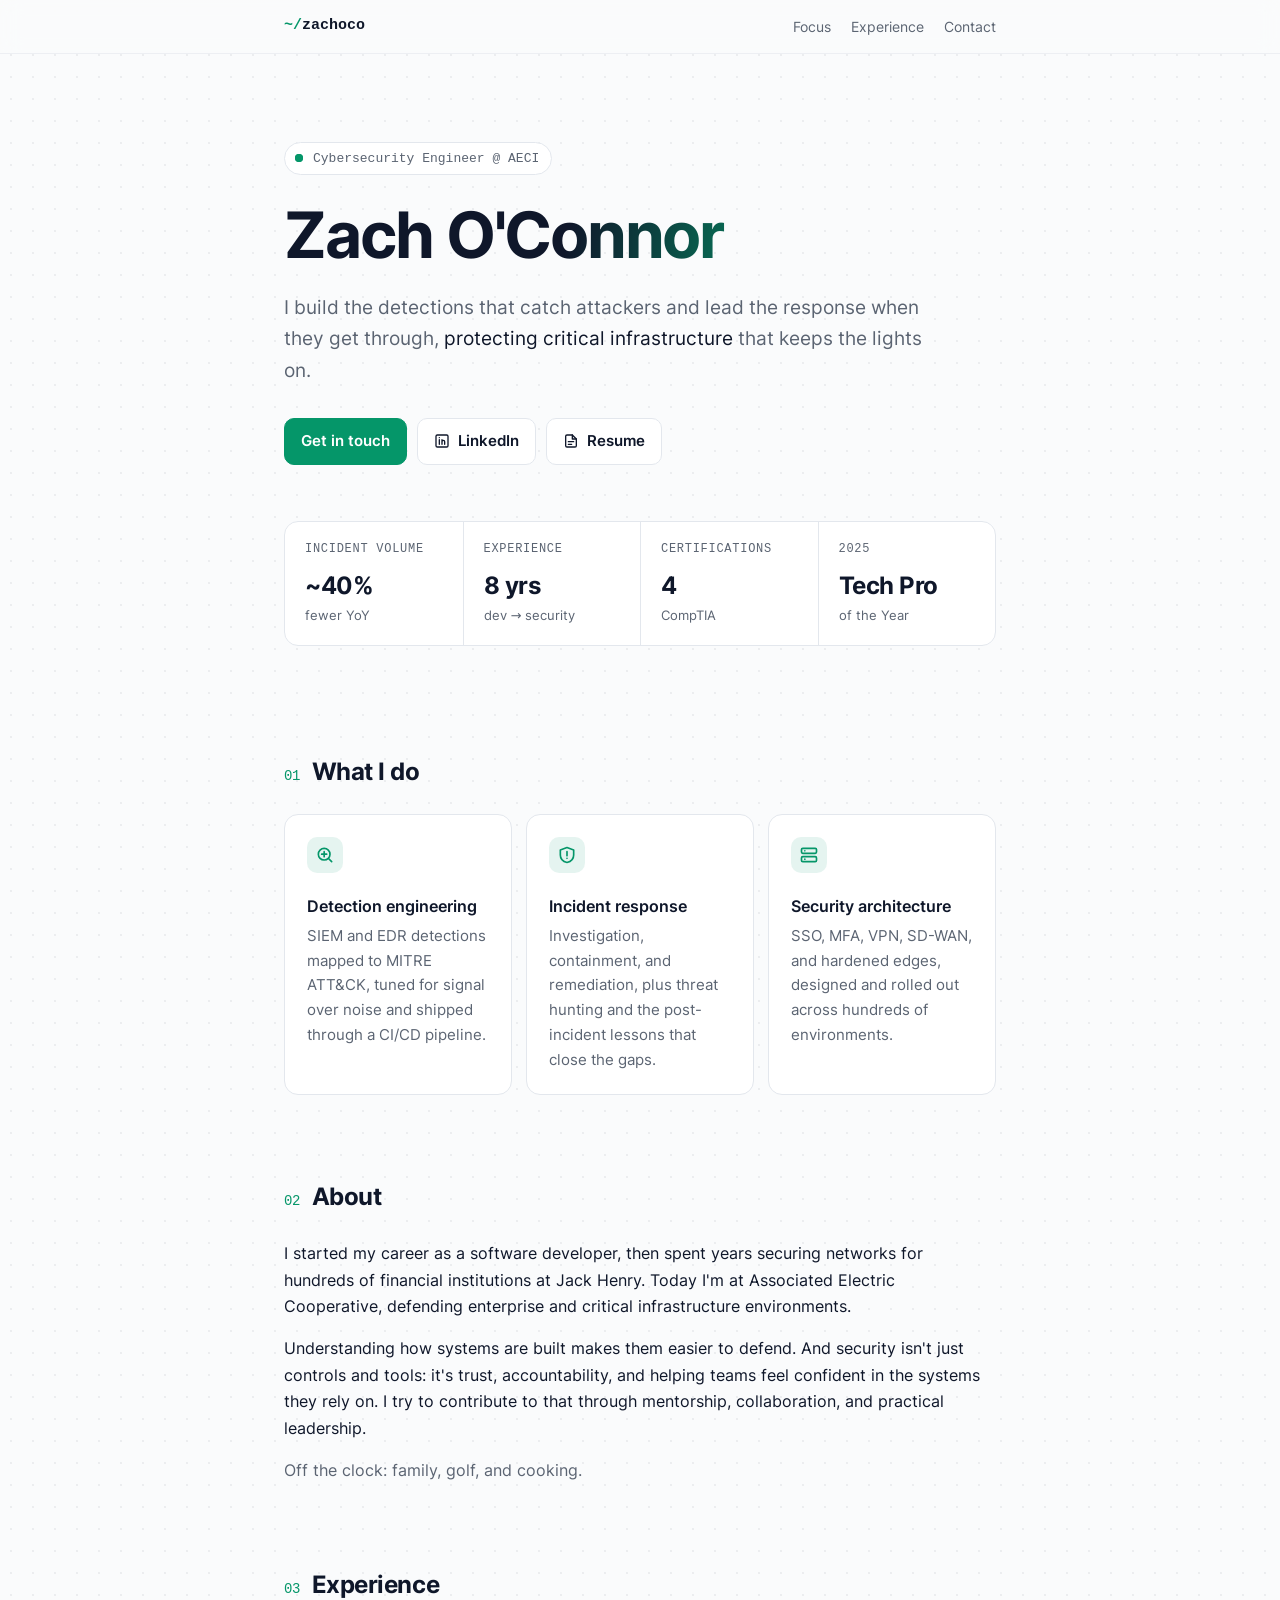
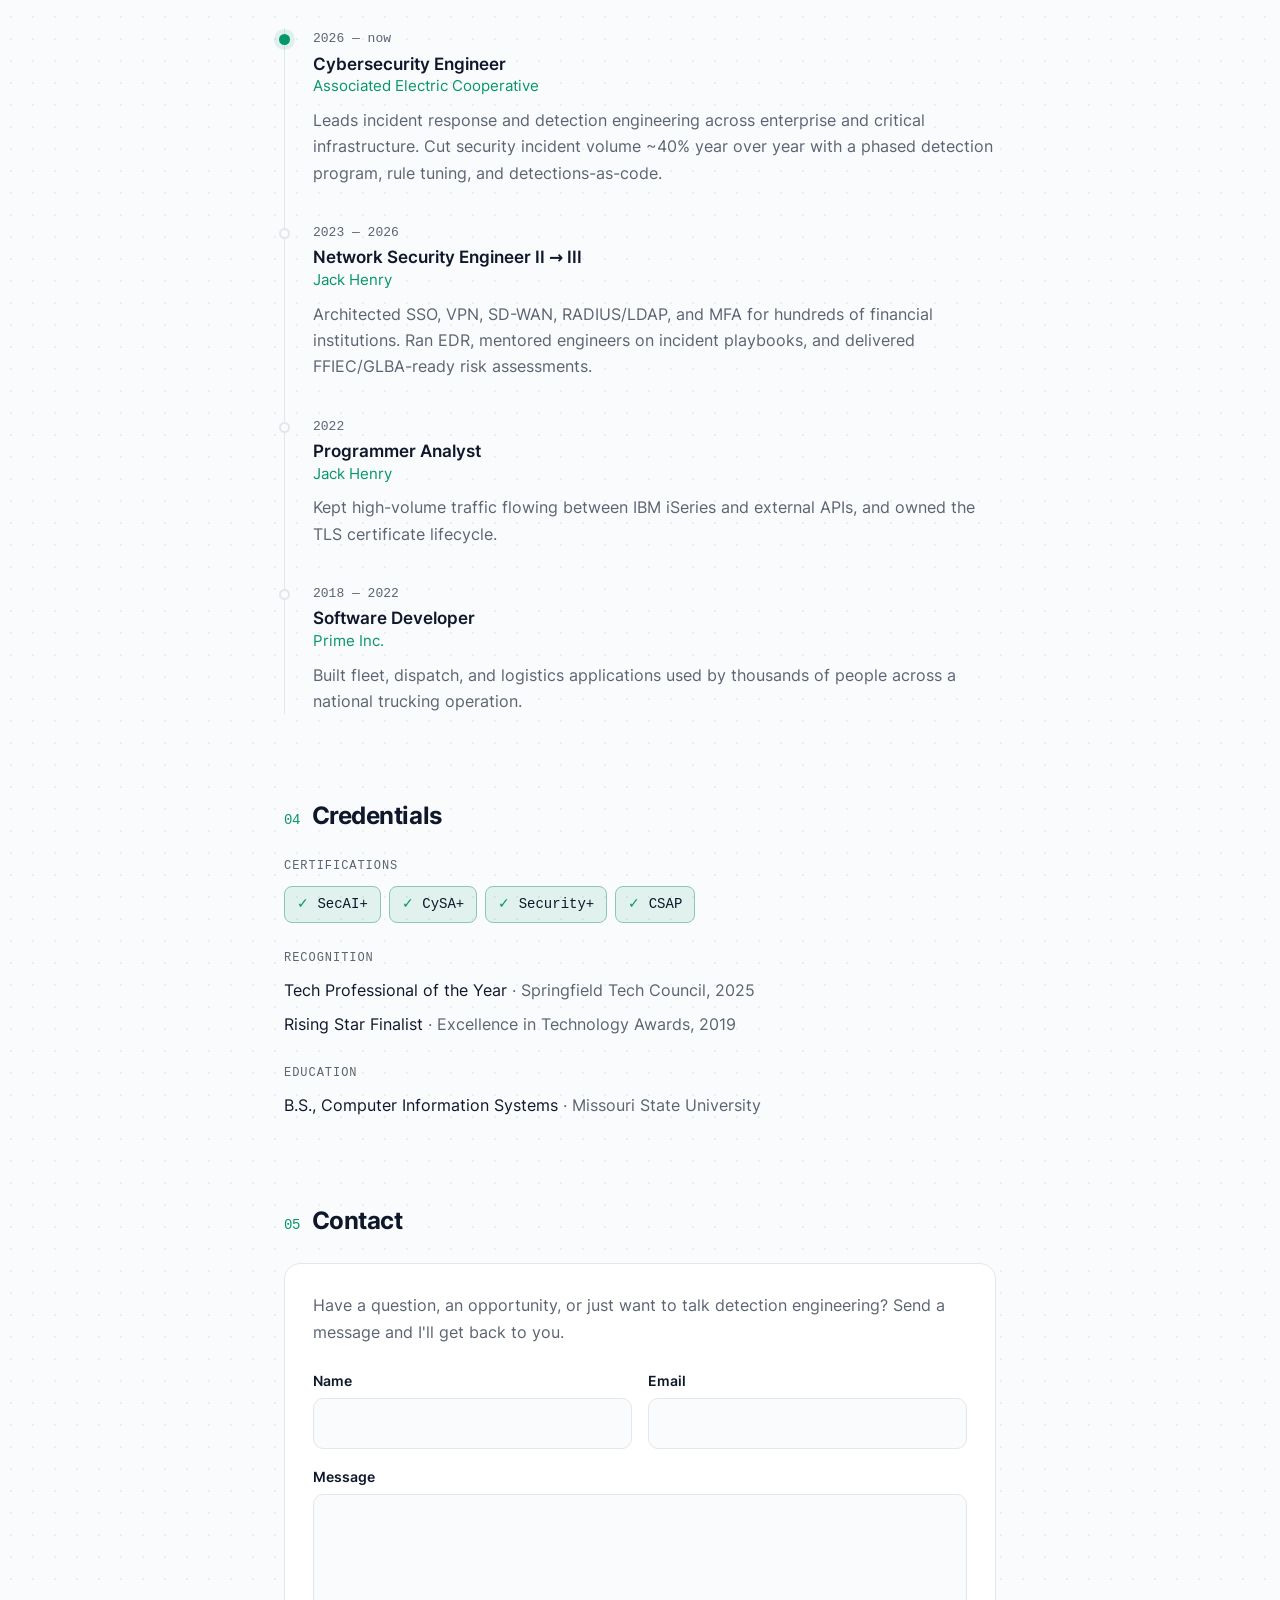
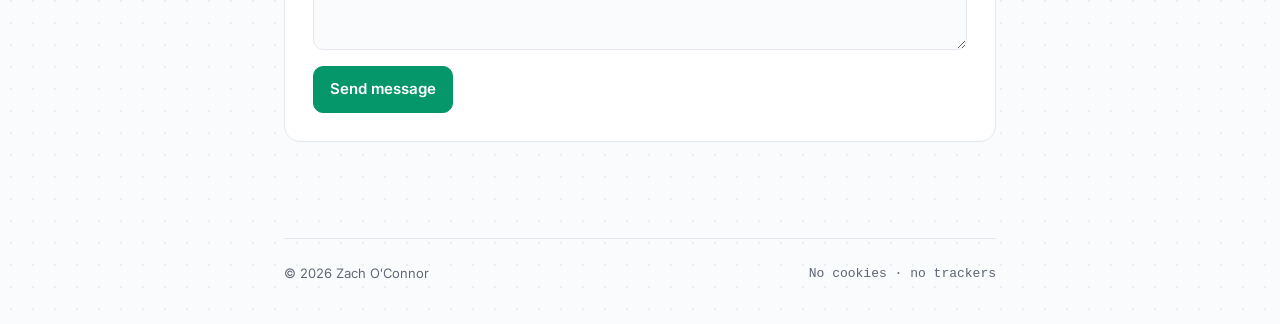
<file: index.html>
<!DOCTYPE html>
<html lang="en">
<head>
	<meta charset="utf-8">
	<meta name="viewport" content="width=device-width, initial-scale=1">
	<title>Zach O'Connor — Cybersecurity Engineer</title>
	<meta name="description" content="Zach O'Connor is a cybersecurity engineer focused on incident response, detection engineering, and security architecture for critical infrastructure.">
	<meta name="color-scheme" content="dark light">
	<meta name="theme-color" content="#0a0c10">
	<meta property="og:title" content="Zach O'Connor — Cybersecurity Engineer">
	<meta property="og:description" content="Incident response, detection engineering, and security architecture for critical infrastructure.">
	<meta property="og:url" content="https://zachoco.com/">
	<meta property="og:type" content="website">
	<link rel="canonical" href="https://zachoco.com/">
	<link rel="icon" href="data:image/svg+xml,%3Csvg xmlns='http://www.w3.org/2000/svg' viewBox='0 0 32 32'%3E%3Crect width='32' height='32' rx='7' fill='%230a0c10'/%3E%3Ctext x='16' y='21.5' font-family='ui-monospace,monospace' font-size='13' font-weight='700' fill='%2334d399' text-anchor='middle'%3EZO%3C/text%3E%3C/svg%3E">
	<link rel="preload" href="assets/fonts/inter-400.woff2" as="font" type="font/woff2" crossorigin>
	<link rel="stylesheet" href="assets/css/style.css">
</head>
<body>
	<a class="skip" href="#main">Skip to content</a>

	<header class="topbar">
		<div class="topbar-inner">
			<a class="brand" href="#top" aria-label="Home"><span class="prompt">~/</span>zachoco</a>
			<nav aria-label="Sections">
				<a href="#focus">Focus</a>
				<a href="#experience">Experience</a>
				<a href="#contact">Contact</a>
			</nav>
		</div>
	</header>

	<main id="main" class="container">

		<section class="hero" id="top">
			<p class="status"><span class="pulse" aria-hidden="true"></span>Cybersecurity Engineer @ AECI</p>
			<h1>Zach O'Connor</h1>
			<p class="tagline">
				I build the detections that catch attackers and lead the response when they get through,
				<span class="hl">protecting critical infrastructure</span> that keeps the lights on.
			</p>
			<div class="actions">
				<a class="btn btn-primary" href="#contact">Get in touch</a>
				<a class="btn" href="https://www.linkedin.com/in/zachoco/" rel="noopener noreferrer">
					<svg viewBox="0 0 24 24" aria-hidden="true"><rect x="3" y="3" width="18" height="18" rx="2"/><path d="M8 10v7M8 7v.01M12 17v-4a2 2 0 0 1 4 0v4M12 10v7"/></svg>
					LinkedIn
				</a>
				<a class="btn" href="https://drive.google.com/file/d/1JZSpeyw0UZP7KH5wff23Zm-NwwL8mLHI/view?usp=sharing" rel="noopener noreferrer">
					<svg viewBox="0 0 24 24" aria-hidden="true"><path d="M14 3H6a2 2 0 0 0-2 2v14a2 2 0 0 0 2 2h12a2 2 0 0 0 2-2V9z"/><path d="M14 3v6h6M8 13h8M8 17h5"/></svg>
					Resume
				</a>
			</div>

			<dl class="stats">
				<div><dt>Incident volume</dt><dd>~40%<span>fewer YoY</span></dd></div>
				<div><dt>Experience</dt><dd>8 yrs<span>dev → security</span></dd></div>
				<div><dt>Certifications</dt><dd>4<span>CompTIA</span></dd></div>
				<div><dt>2025</dt><dd>Tech Pro<span>of the Year</span></dd></div>
			</dl>
		</section>

		<section id="focus">
			<h2><span class="idx">01</span>What I do</h2>
			<div class="cards">
				<article class="card">
					<svg viewBox="0 0 24 24" aria-hidden="true"><circle cx="11" cy="11" r="7"/><path d="m20 20-3.5-3.5M8 11h6M11 8v6"/></svg>
					<h3>Detection engineering</h3>
					<p>SIEM and EDR detections mapped to MITRE ATT&amp;CK, tuned for signal over noise and shipped through a CI/CD pipeline.</p>
				</article>
				<article class="card">
					<svg viewBox="0 0 24 24" aria-hidden="true"><path d="M12 3 4 6v6c0 5 3.5 8 8 9 4.5-1 8-4 8-9V6z"/><path d="M12 8v5M12 16v.01"/></svg>
					<h3>Incident response</h3>
					<p>Investigation, containment, and remediation, plus threat hunting and the post-incident lessons that close the gaps.</p>
				</article>
				<article class="card">
					<svg viewBox="0 0 24 24" aria-hidden="true"><rect x="3" y="4" width="18" height="6" rx="1.5"/><rect x="3" y="14" width="18" height="6" rx="1.5"/><path d="M7 7h.01M7 17h.01"/></svg>
					<h3>Security architecture</h3>
					<p>SSO, MFA, VPN, SD-WAN, and hardened edges, designed and rolled out across hundreds of environments.</p>
				</article>
			</div>
		</section>

		<section id="about">
			<h2><span class="idx">02</span>About</h2>
			<div class="prose">
				<p>
					I started my career as a software developer, then spent years securing networks for hundreds of
					financial institutions at Jack Henry. Today I'm at Associated Electric Cooperative, defending
					enterprise and critical infrastructure environments.
				</p>
				<p>
					Understanding how systems are built makes them easier to defend. And security isn't just controls
					and tools: it's trust, accountability, and helping teams feel confident in the systems they rely on.
					I try to contribute to that through mentorship, collaboration, and practical leadership.
				</p>
				<p class="muted">Off the clock: family, golf, and cooking.</p>
			</div>
		</section>

		<section id="experience">
			<h2><span class="idx">03</span>Experience</h2>
			<ol class="timeline">
				<li class="current">
					<p class="when">2026 — now</p>
					<h3>Cybersecurity Engineer</h3>
					<p class="org">Associated Electric Cooperative</p>
					<p>Leads incident response and detection engineering across enterprise and critical infrastructure. Cut security incident volume ~40% year over year with a phased detection program, rule tuning, and detections-as-code.</p>
				</li>
				<li>
					<p class="when">2023 — 2026</p>
					<h3>Network Security Engineer II → III</h3>
					<p class="org">Jack Henry</p>
					<p>Architected SSO, VPN, SD-WAN, RADIUS/LDAP, and MFA for hundreds of financial institutions. Ran EDR, mentored engineers on incident playbooks, and delivered FFIEC/GLBA-ready risk assessments.</p>
				</li>
				<li>
					<p class="when">2022</p>
					<h3>Programmer Analyst</h3>
					<p class="org">Jack Henry</p>
					<p>Kept high-volume traffic flowing between IBM iSeries and external APIs, and owned the TLS certificate lifecycle.</p>
				</li>
				<li>
					<p class="when">2018 — 2022</p>
					<h3>Software Developer</h3>
					<p class="org">Prime Inc.</p>
					<p>Built fleet, dispatch, and logistics applications used by thousands of people across a national trucking operation.</p>
				</li>
			</ol>
		</section>

		<section id="credentials">
			<h2><span class="idx">04</span>Credentials</h2>
			<div class="creds">
				<div>
					<h3>Certifications</h3>
					<ul class="badges">
						<li>SecAI+</li>
						<li>CySA+</li>
						<li>Security+</li>
						<li>CSAP</li>
					</ul>
				</div>
				<div>
					<h3>Recognition</h3>
					<ul class="plain">
						<li>Tech Professional of the Year <span class="muted">· Springfield Tech Council, 2025</span></li>
						<li>Rising Star Finalist <span class="muted">· Excellence in Technology Awards, 2019</span></li>
					</ul>
				</div>
				<div>
					<h3>Education</h3>
					<ul class="plain">
						<li>B.S., Computer Information Systems <span class="muted">· Missouri State University</span></li>
					</ul>
				</div>
			</div>
		</section>

		<section id="contact">
			<h2><span class="idx">05</span>Contact</h2>
			<div class="contact-card">
				<p class="contact-lead">Have a question, an opportunity, or just want to talk detection engineering? Send a message and I'll get back to you.</p>
				<p id="contact-success" class="form-status form-status-success" role="status" hidden>Thanks, your message was sent.</p>
				<p id="contact-error" class="form-status form-status-error" role="alert" hidden>Something went wrong. Please try again or message me on LinkedIn.</p>
				<form id="contact-form" class="contact-form" action="https://api.web3forms.com/submit" method="post">
					<input type="hidden" name="access_key" value="2dc2ed2b-649f-419a-ae79-ac8cc6e77923">
					<input type="hidden" name="subject" value="Message from zachoco.com">
					<input type="hidden" name="from_name" value="zachoco.com contact form">
					<input type="hidden" name="redirect" value="https://zachoco.com/?contact=sent#contact">
					<label class="honeypot" aria-hidden="true">Leave blank <input type="checkbox" name="botcheck" tabindex="-1" autocomplete="off"></label>
					<div class="row">
						<div class="field">
							<label for="contact-name">Name</label>
							<input id="contact-name" name="name" type="text" autocomplete="name" required maxlength="100">
						</div>
						<div class="field">
							<label for="contact-email">Email</label>
							<input id="contact-email" name="email" type="email" autocomplete="email" required maxlength="200">
						</div>
					</div>
					<div class="field">
						<label for="contact-message">Message</label>
						<textarea id="contact-message" name="message" rows="5" required maxlength="5000"></textarea>
					</div>
					<button id="contact-submit" class="btn btn-primary" type="submit">Send message</button>
				</form>
			</div>
		</section>

		<footer>
			<p>&copy; 2026 Zach O'Connor</p>
			<p class="mono">No cookies · no trackers</p>
		</footer>

	</main>
	<script src="assets/js/contact.js" defer></script>
</body>
</html>
</file>
<file: assets/css/style.css>
@font-face { font-family: "Inter"; font-weight: 400; font-display: swap; src: url("../fonts/inter-400.woff2") format("woff2"); }
@font-face { font-family: "Inter"; font-weight: 600; font-display: swap; src: url("../fonts/inter-600.woff2") format("woff2"); }
@font-face { font-family: "Inter"; font-weight: 700; font-display: swap; src: url("../fonts/inter-700.woff2") format("woff2"); }

:root {
	--bg: #0a0c10;
	--surface: #11151c;
	--fg: #e6e8eb;
	--muted: #8b949e;
	--line: #222833;
	--accent: #34d399;
	--accent-2: #22d3ee;
	--accent-ink: #052e1f;
	--glow: rgba(52, 211, 153, 0.14);
	--dot: rgba(255, 255, 255, 0.05);
	--mono: ui-monospace, "SF Mono", "Cascadia Code", Menlo, Consolas, monospace;
}

@media (prefers-color-scheme: light) {
	:root {
		--bg: #fafbfc;
		--surface: #ffffff;
		--fg: #0f172a;
		--muted: #5b6472;
		--line: #e3e7ed;
		--accent: #059669;
		--accent-2: #0891b2;
		--accent-ink: #ffffff;
		--glow: rgba(5, 150, 105, 0.10);
		--dot: rgba(15, 23, 42, 0.06);
	}
}

*, *::before, *::after { box-sizing: border-box; }

html { scroll-behavior: smooth; scroll-padding-top: 72px; -webkit-text-size-adjust: 100%; }

body {
	margin: 0;
	background:
		radial-gradient(1000px 520px at 15% -10%, var(--glow), transparent 70%),
		radial-gradient(var(--dot) 1px, transparent 1px) 0 0 / 22px 22px,
		var(--bg);
	color: var(--fg);
	font: 16px/1.65 "Inter", ui-sans-serif, system-ui, -apple-system, "Segoe UI", Roboto, sans-serif;
	-webkit-font-smoothing: antialiased;
}

a { color: var(--accent); text-decoration: none; }
a:hover { text-decoration: underline; text-underline-offset: 3px; }
::selection { background: var(--accent); color: var(--accent-ink); }
:focus-visible { outline: 2px solid var(--accent); outline-offset: 3px; border-radius: 4px; }

h1, h2, h3 { margin: 0; line-height: 1.2; }
p { margin: 0; }
.muted { color: var(--muted); }
.mono { font-family: var(--mono); }

.skip { position: absolute; left: -9999px; }
.skip:focus { left: 16px; top: 12px; z-index: 10; padding: 8px 12px; background: var(--surface); border-radius: 6px; }

/* Top bar */
.topbar {
	position: sticky;
	top: 0;
	z-index: 5;
	background: color-mix(in srgb, var(--bg) 78%, transparent);
	backdrop-filter: blur(10px);
	-webkit-backdrop-filter: blur(10px);
	border-bottom: 1px solid color-mix(in srgb, var(--line) 60%, transparent);
}
.topbar-inner {
	max-width: 760px;
	margin: 0 auto;
	padding: 14px 24px;
	display: flex;
	align-items: center;
	justify-content: space-between;
}
.brand { color: var(--fg); font-family: var(--mono); font-weight: 600; font-size: 0.9375rem; }
.brand:hover { text-decoration: none; }
.prompt { color: var(--accent); }
.topbar nav { display: flex; gap: 20px; }
.topbar nav a { color: var(--muted); font-size: 0.875rem; }
.topbar nav a:hover { color: var(--fg); text-decoration: none; }

.container { max-width: 760px; margin: 0 auto; padding: 0 24px; }

/* Hero */
.hero { padding: 88px 0 24px; animation: rise .7s ease-out both; }
.status {
	display: inline-flex;
	align-items: center;
	gap: 10px;
	padding: 5px 12px 5px 10px;
	border: 1px solid var(--line);
	border-radius: 999px;
	background: var(--surface);
	color: var(--muted);
	font-family: var(--mono);
	font-size: 0.8125rem;
}
.pulse { position: relative; width: 8px; height: 8px; border-radius: 50%; background: var(--accent); }
.pulse::after {
	content: "";
	position: absolute;
	inset: 0;
	border-radius: 50%;
	background: var(--accent);
	animation: ping 2s cubic-bezier(0, 0, .2, 1) infinite;
}
.hero h1 {
	margin-top: 22px;
	font-size: clamp(2.5rem, 7vw, 4rem);
	font-weight: 700;
	letter-spacing: -0.035em;
	background: linear-gradient(100deg, var(--fg) 40%, var(--accent) 75%, var(--accent-2));
	-webkit-background-clip: text;
	background-clip: text;
	color: transparent;
}
.tagline { margin-top: 18px; max-width: 34em; font-size: 1.1875rem; color: var(--muted); }
.hl { color: var(--fg); }

.actions { display: flex; flex-wrap: wrap; gap: 10px; margin-top: 32px; }
.btn {
	display: inline-flex;
	align-items: center;
	gap: 8px;
	padding: 10px 16px;
	border: 1px solid var(--line);
	border-radius: 10px;
	background: var(--surface);
	color: var(--fg);
	font: inherit;
	font-size: 0.9375rem;
	font-weight: 600;
	cursor: pointer;
	transition: transform .15s, border-color .15s, background .15s;
}
.btn:hover { text-decoration: none; border-color: var(--accent); transform: translateY(-1px); }
.btn svg, .card svg {
	width: 16px;
	height: 16px;
	fill: none;
	stroke: currentColor;
	stroke-width: 2;
	stroke-linecap: round;
	stroke-linejoin: round;
}
.btn-primary { background: var(--accent); border-color: var(--accent); color: var(--accent-ink); }
.btn-primary:hover { background: color-mix(in srgb, var(--accent) 88%, white); }
.btn:disabled { opacity: .6; cursor: progress; transform: none; }

.stats {
	display: grid;
	grid-template-columns: repeat(4, 1fr);
	margin: 56px 0 0;
	border: 1px solid var(--line);
	border-radius: 14px;
	background: var(--surface);
	overflow: hidden;
}
.stats div { padding: 18px 20px; }
.stats div + div { border-left: 1px solid var(--line); }
.stats dt { color: var(--muted); font-family: var(--mono); font-size: 0.75rem; text-transform: uppercase; letter-spacing: .06em; }
.stats dd { margin: 6px 0 0; font-size: 1.5rem; font-weight: 700; letter-spacing: -0.02em; }
.stats dd span { display: block; color: var(--muted); font-size: 0.8125rem; font-weight: 400; letter-spacing: 0; }

/* Sections */
section { padding-top: 88px; }
section > h2 {
	display: flex;
	align-items: baseline;
	gap: 12px;
	margin-bottom: 28px;
	font-size: 1.5rem;
	font-weight: 700;
	letter-spacing: -0.02em;
}
.idx { color: var(--accent); font-family: var(--mono); font-size: 0.875rem; font-weight: 500; }

.prose p + p { margin-top: 16px; }

/* Focus cards */
.cards { display: grid; grid-template-columns: repeat(3, 1fr); gap: 14px; }
.card {
	padding: 22px;
	border: 1px solid var(--line);
	border-radius: 14px;
	background: var(--surface);
	transition: border-color .2s, transform .2s;
}
.card:hover { border-color: color-mix(in srgb, var(--accent) 60%, var(--line)); transform: translateY(-2px); }
.card svg {
	width: 36px;
	height: 36px;
	padding: 8px;
	border-radius: 10px;
	background: var(--glow);
	color: var(--accent);
}
.card h3 { margin-top: 16px; font-size: 1rem; font-weight: 600; }
.card p { margin-top: 8px; color: var(--muted); font-size: 0.9375rem; }

/* Timeline */
.timeline { list-style: none; margin: 0; padding: 0 0 0 28px; border-left: 1px solid var(--line); }
.timeline li { position: relative; padding-bottom: 36px; }
.timeline li:last-child { padding-bottom: 0; }
.timeline li::before {
	content: "";
	position: absolute;
	left: -34px;
	top: 6px;
	width: 11px;
	height: 11px;
	border-radius: 50%;
	background: var(--bg);
	border: 2px solid var(--line);
}
.timeline li.current::before { background: var(--accent); border-color: var(--accent); box-shadow: 0 0 0 5px var(--glow); }
.when { color: var(--muted); font-family: var(--mono); font-size: 0.8125rem; }
.timeline h3 { margin-top: 4px; font-size: 1.0625rem; font-weight: 600; }
.org { color: var(--accent); font-size: 0.9375rem; }
.timeline .org + p { margin-top: 8px; color: var(--muted); }

/* Credentials */
.creds { display: grid; gap: 28px; }
.creds h3 { margin-bottom: 12px; color: var(--muted); font-family: var(--mono); font-size: 0.75rem; font-weight: 500; text-transform: uppercase; letter-spacing: .08em; }
.badges { display: flex; flex-wrap: wrap; gap: 8px; list-style: none; margin: 0; padding: 0; }
.badges li {
	padding: 6px 12px;
	border: 1px solid color-mix(in srgb, var(--accent) 40%, var(--line));
	border-radius: 8px;
	background: var(--glow);
	font-family: var(--mono);
	font-size: 0.875rem;
}
.badges li::before { content: "✓ "; color: var(--accent); }
.plain { list-style: none; margin: 0; padding: 0; }
.plain li + li { margin-top: 8px; }

/* Contact */
.contact-card { padding: 28px; border: 1px solid var(--line); border-radius: 16px; background: var(--surface); }
.contact-lead { color: var(--muted); }
.contact-form { display: grid; gap: 16px; margin-top: 24px; }
.row { display: grid; grid-template-columns: 1fr 1fr; gap: 16px; }
.field { display: grid; gap: 6px; }
.field label { font-size: 0.875rem; font-weight: 600; }
.contact-form input,
.contact-form textarea {
	width: 100%;
	padding: 11px 12px;
	background: var(--bg);
	color: var(--fg);
	border: 1px solid var(--line);
	border-radius: 10px;
	font: inherit;
}
.contact-form textarea { resize: vertical; }
.contact-form input:focus,
.contact-form textarea:focus { outline: 2px solid var(--accent); outline-offset: -1px; border-color: transparent; }
.contact-form .btn { justify-self: start; }
.honeypot { position: absolute; left: -9999px; width: 1px; height: 1px; overflow: hidden; }
.form-status { margin-top: 16px; padding: 10px 14px; border-radius: 10px; font-size: 0.9375rem; }
.form-status[hidden] { display: none; }
.form-status-success { background: color-mix(in srgb, #16a34a 18%, transparent); }
.form-status-error { background: color-mix(in srgb, #dc2626 18%, transparent); }

footer {
	display: flex;
	flex-wrap: wrap;
	justify-content: space-between;
	gap: 8px;
	margin-top: 96px;
	padding: 24px 0 40px;
	border-top: 1px solid var(--line);
	color: var(--muted);
	font-size: 0.8125rem;
}

@keyframes rise { from { opacity: 0; transform: translateY(12px); } to { opacity: 1; transform: none; } }
@keyframes ping { 75%, 100% { transform: scale(2.6); opacity: 0; } }

@media (prefers-reduced-motion: reduce) {
	html { scroll-behavior: auto; }
	*, *::before, *::after { animation: none !important; transition: none !important; }
}

@media (max-width: 680px) {
	.hero { padding-top: 56px; }
	.topbar nav { gap: 14px; }
	.stats { grid-template-columns: 1fr 1fr; }
	.stats div:nth-child(3) { border-left: 0; }
	.stats div:nth-child(n+3) { border-top: 1px solid var(--line); }
	.cards, .row { grid-template-columns: 1fr; }
	section { padding-top: 64px; }
	.contact-card { padding: 20px; }
}
</file>
